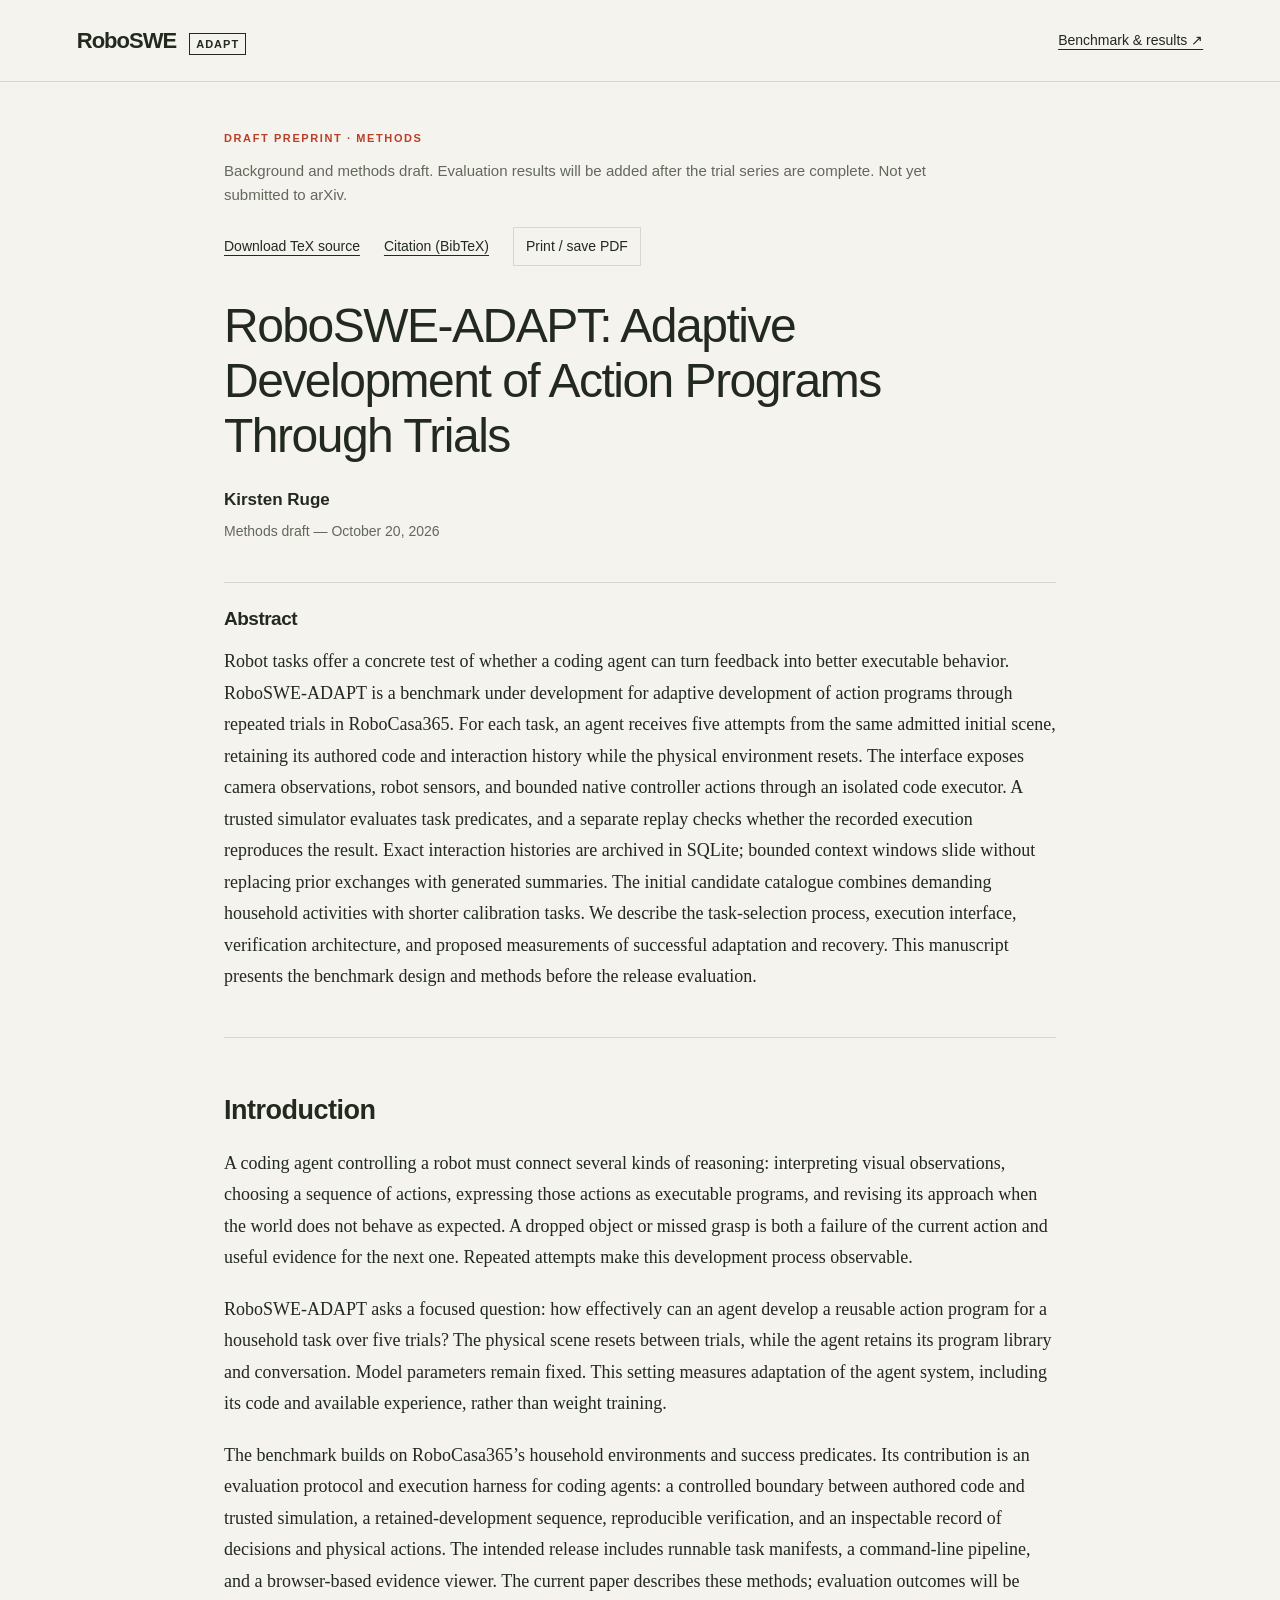
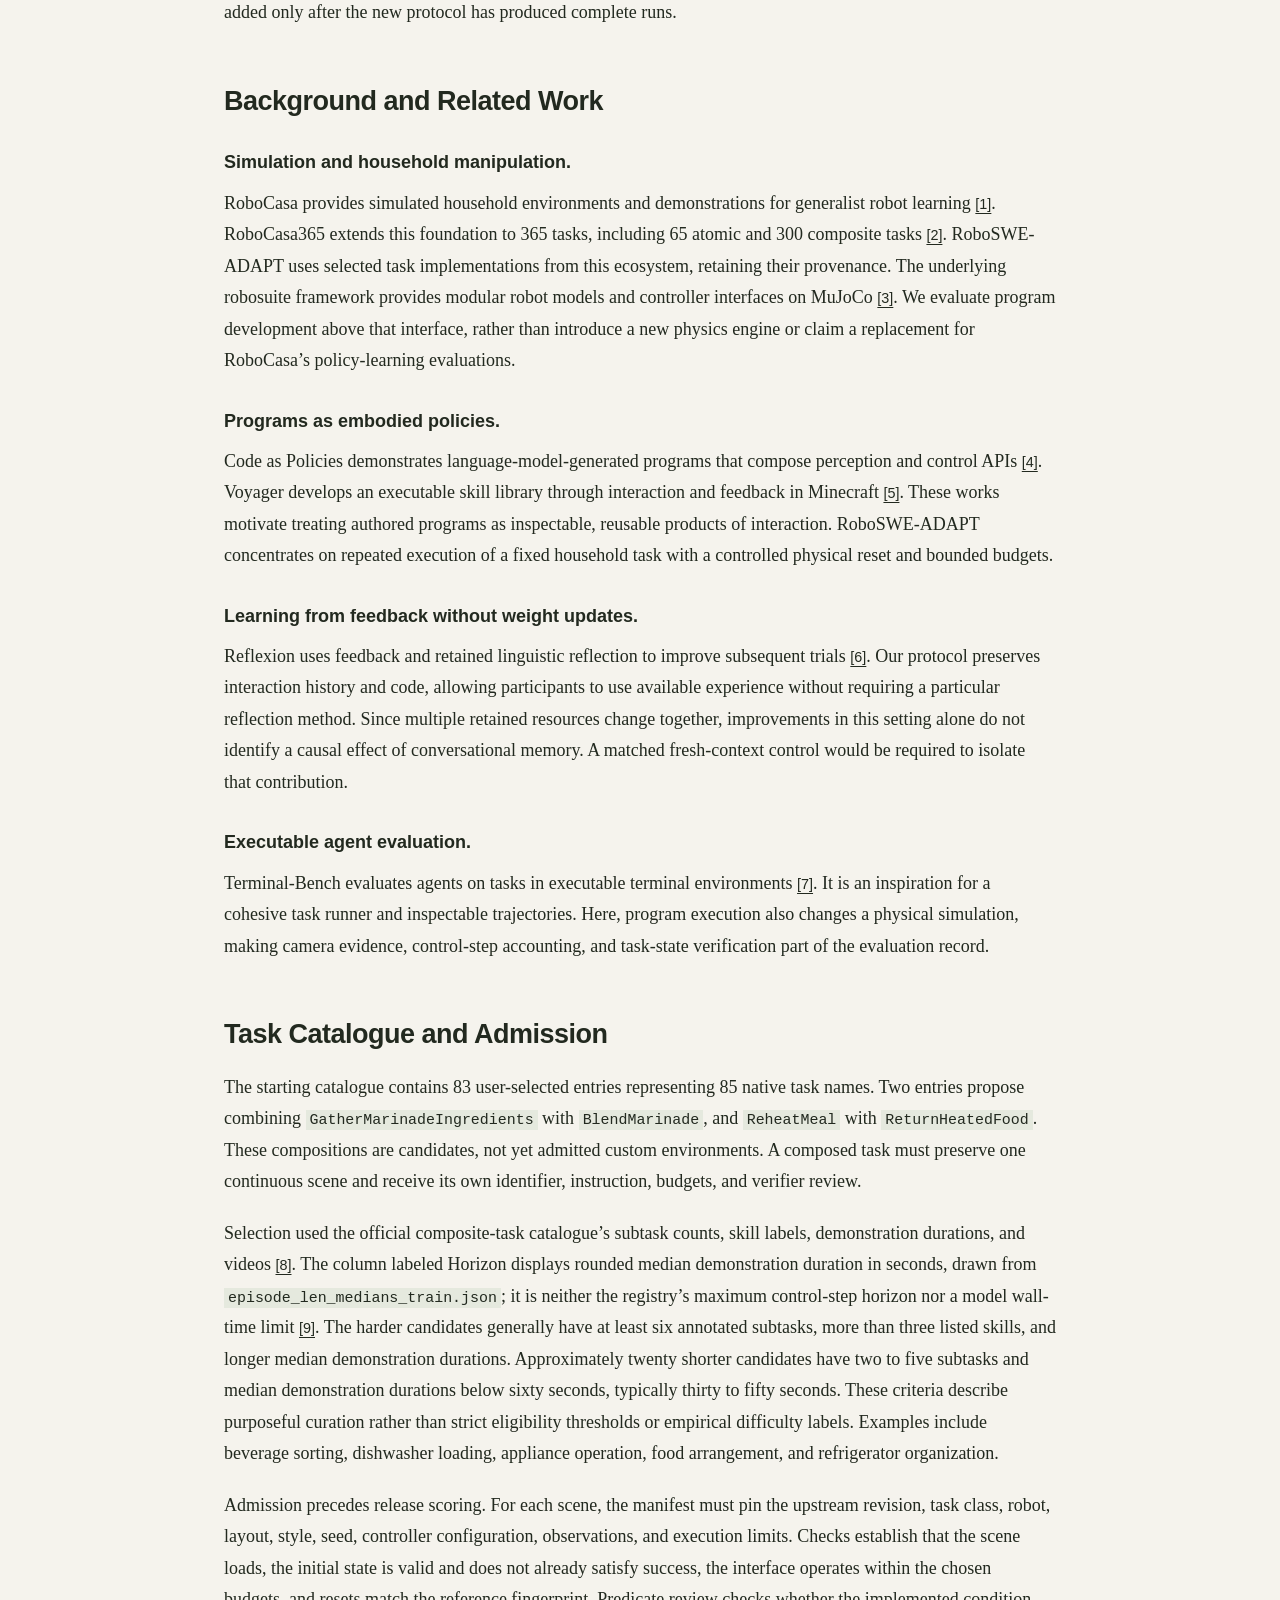
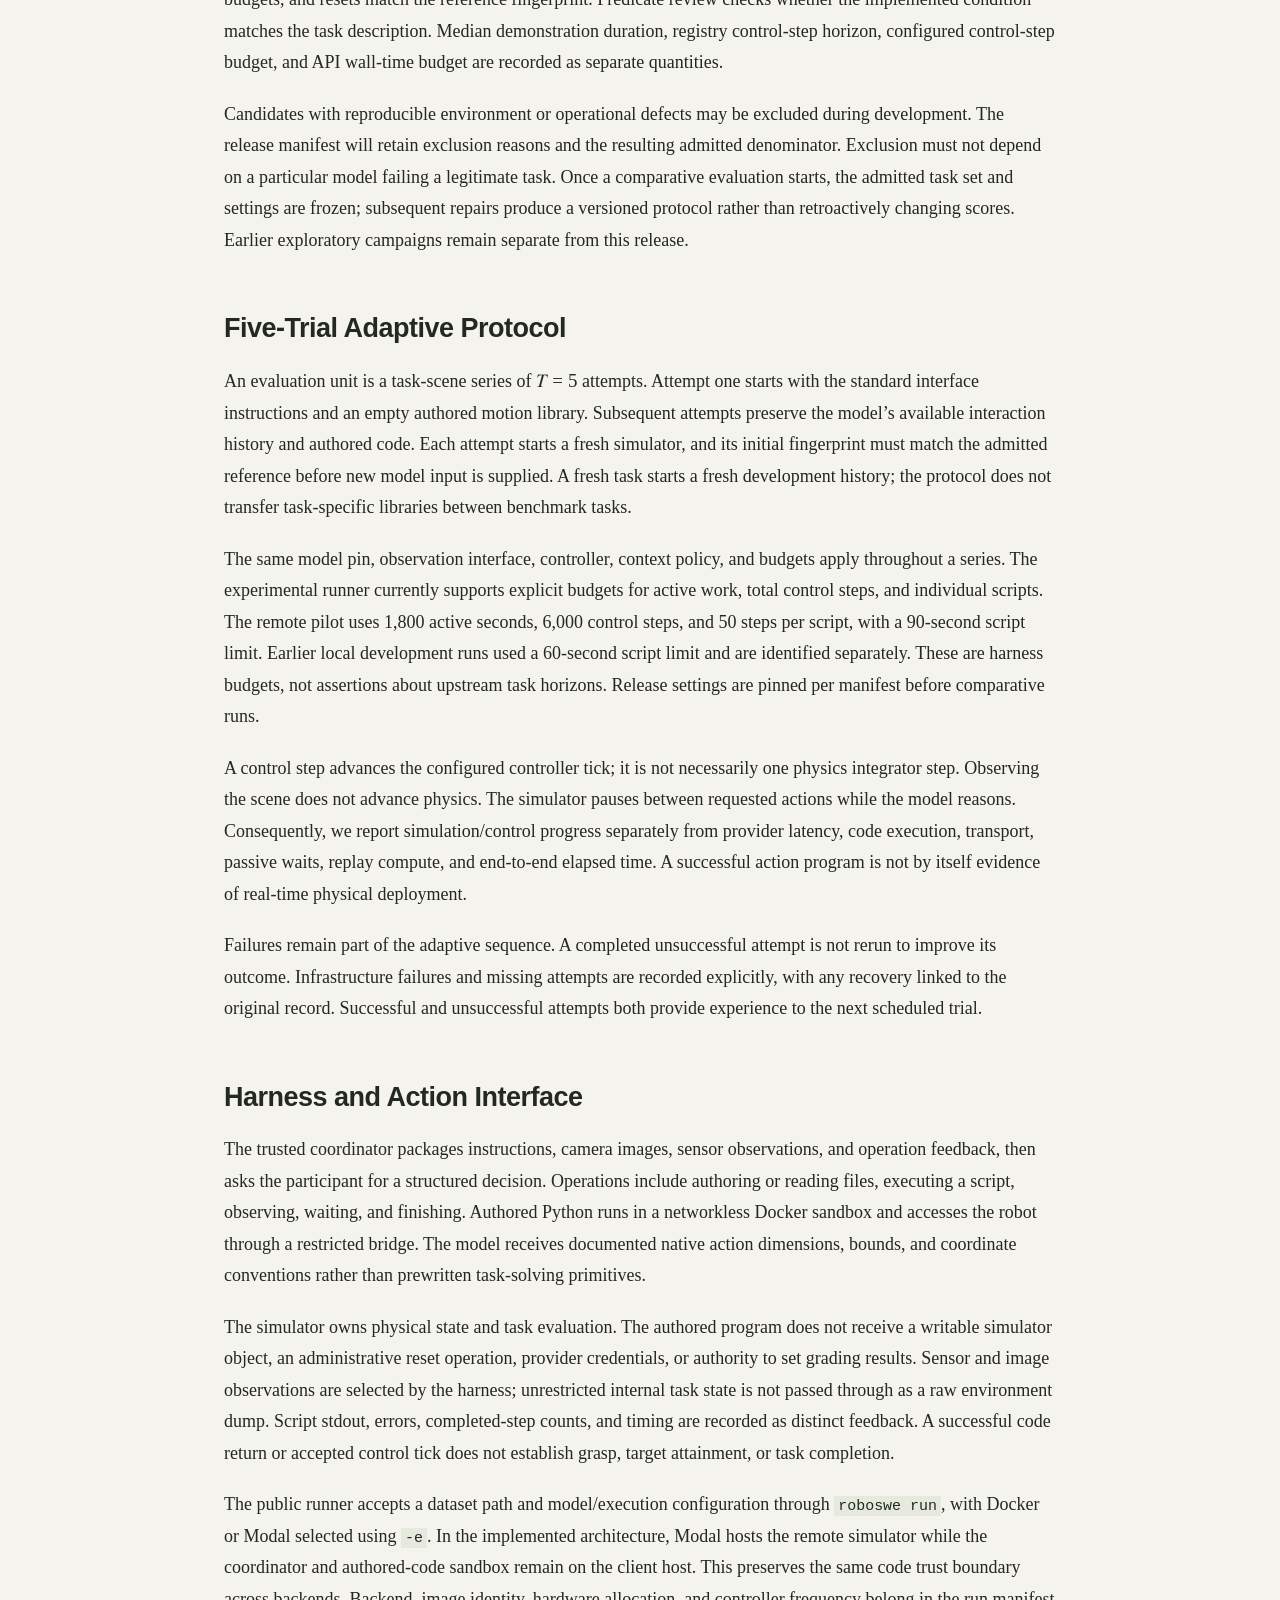
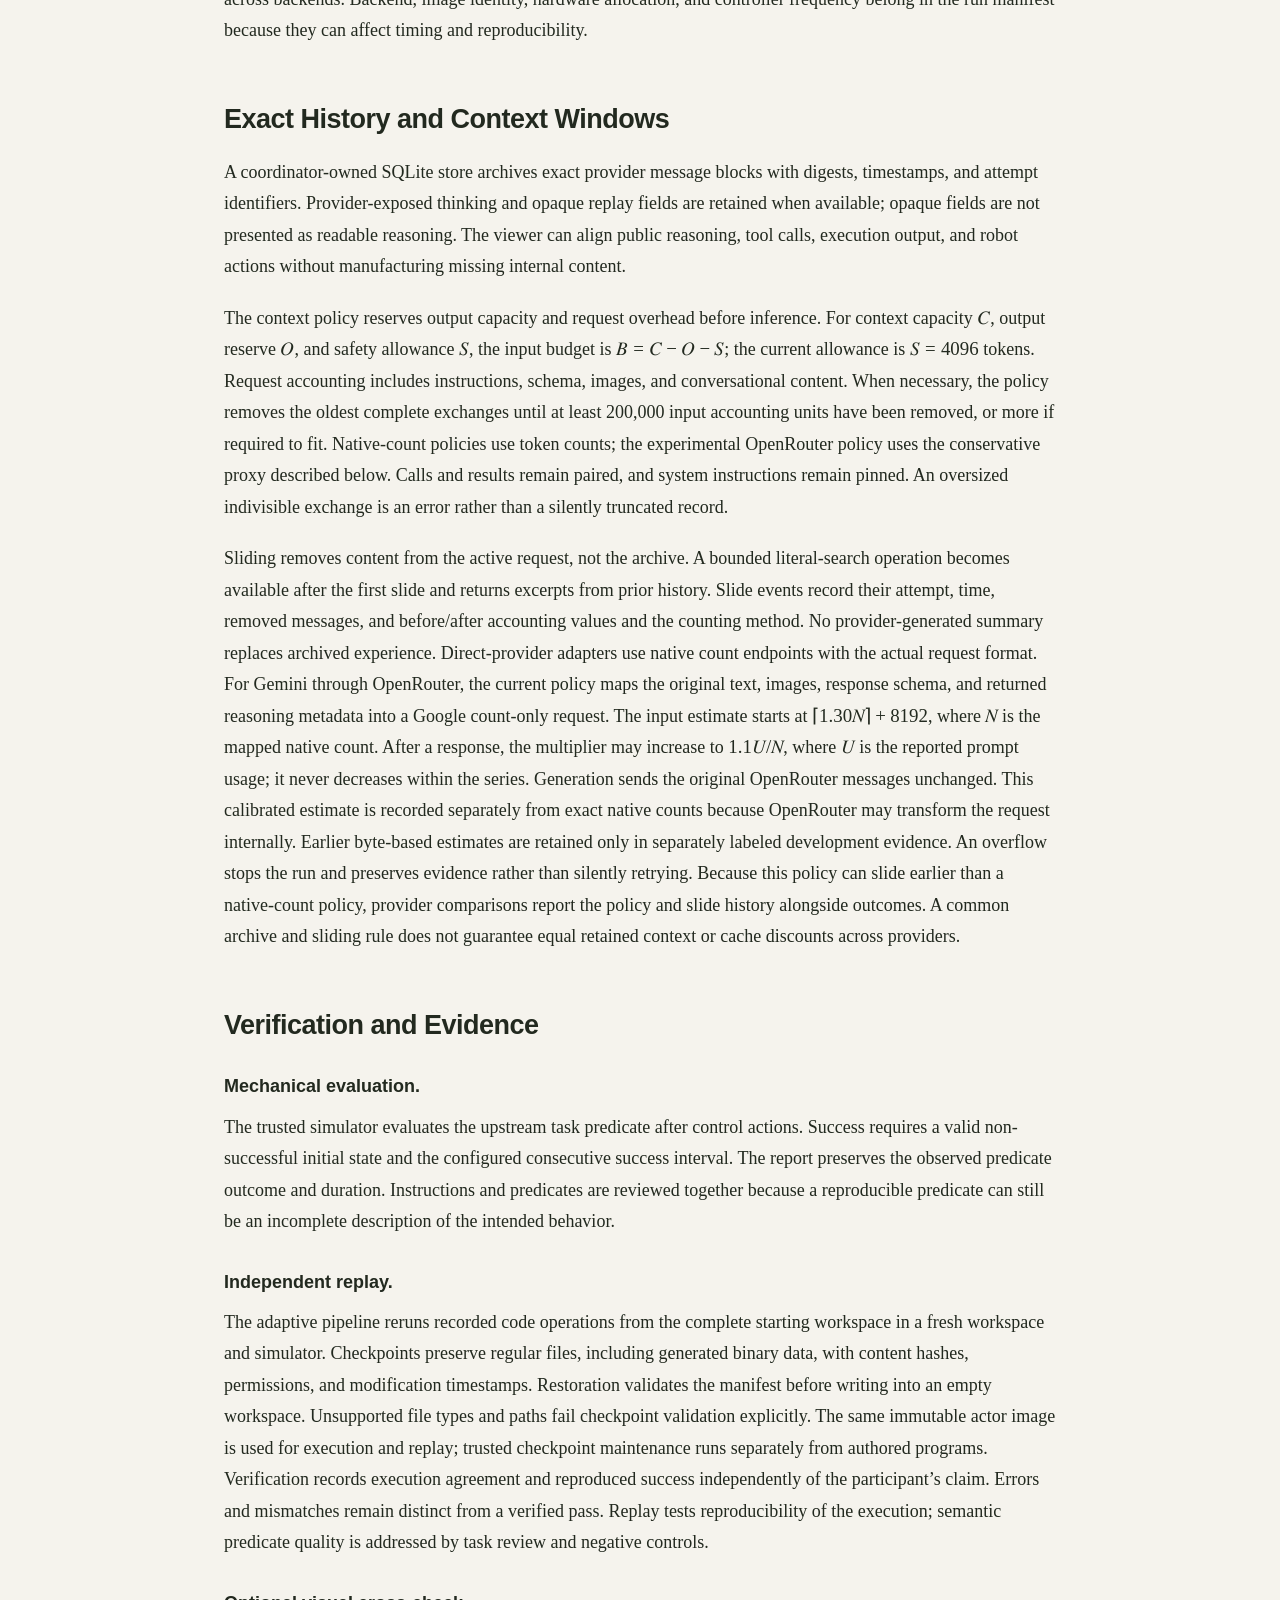
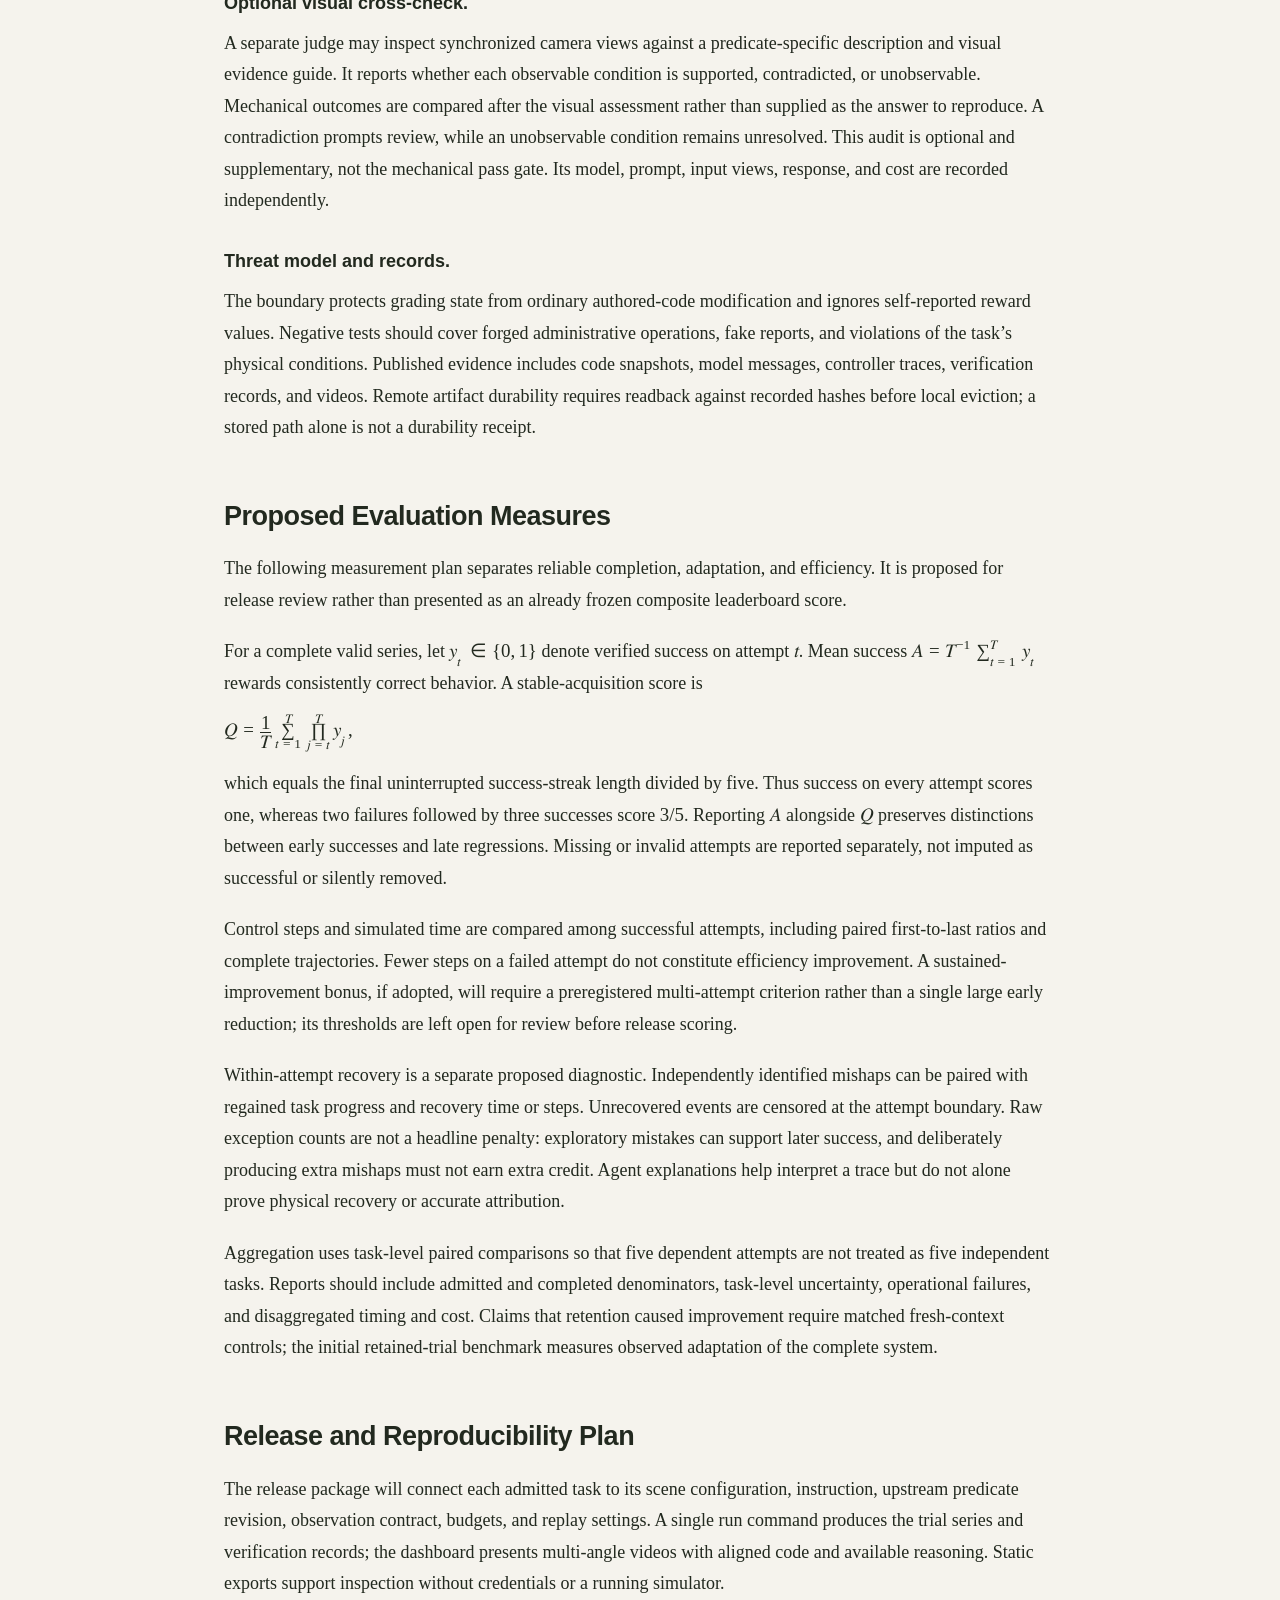
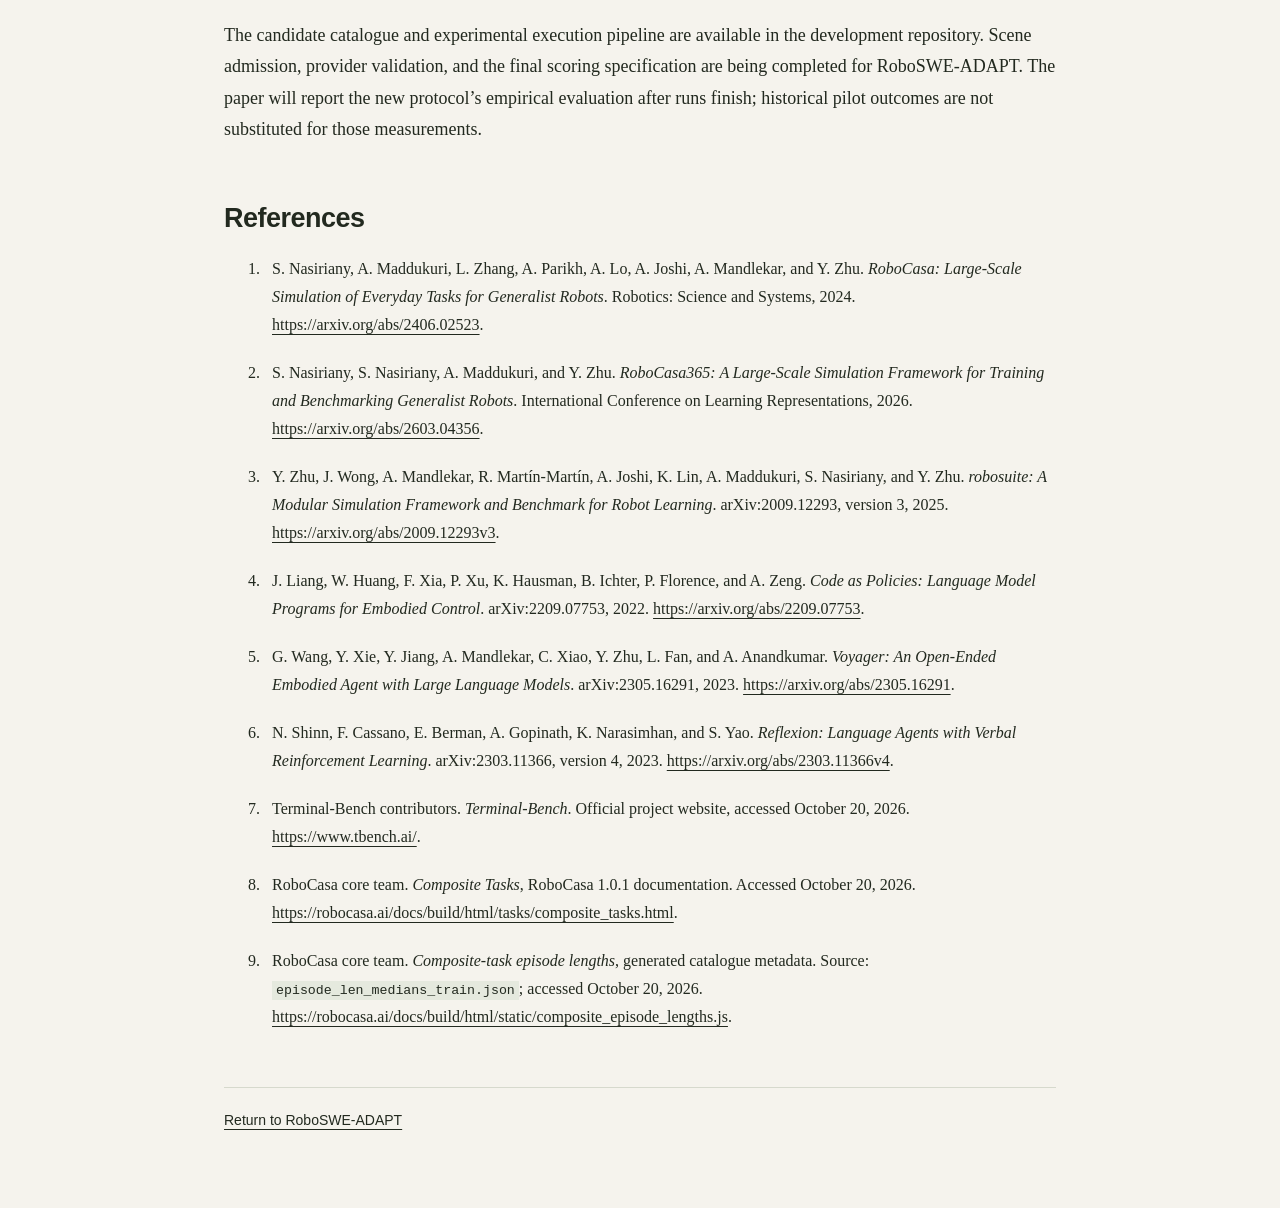
<file: website/paper/index.html>
<!doctype html><html lang="en"><head><meta charset="utf-8"><meta name="viewport" content="width=device-width,initial-scale=1"><meta name="description" content="The RoboSWE-ADAPT methods draft: background, task selection, five-trial protocol, harness, verification and proposed evaluation measures."><title>RoboSWE-ADAPT — Draft preprint</title><link rel="stylesheet" href="paper.css"></head><body><a class="skip" href="#paper">Skip to paper</a><nav class="paper-bar" aria-label="Paper navigation"><a class="brand" href="/">RoboSWE <span>ADAPT</span></a><a href="/#results">Benchmark &amp; results ↗</a></nav><main id="paper"><p class="draft-label">DRAFT PREPRINT · METHODS</p><p class="draft-note">Background and methods draft. Evaluation results will be added after the trial series are complete. Not yet submitted to arXiv.</p><div class="paper-links"><a href="source.tex" download>Download TeX source</a><a href="citation.bib" download>Citation (BibTeX)</a><button type="button" id="print-paper">Print / save PDF</button></div>
<header id="title-block-header">
<h1 class="title">RoboSWE-ADAPT: Adaptive Development of Action Programs
Through Trials</h1>
<p class="author">Kirsten Ruge</p>
<p class="date">Methods draft — October 20, 2026</p>
<div class="abstract">
<h2 class="abstract-title">Abstract</h2>
<p>Robot tasks offer a concrete test of whether a coding agent can turn
feedback into better executable behavior. RoboSWE-ADAPT is a benchmark
under development for adaptive development of action programs through
repeated trials in RoboCasa365. For each task, an agent receives five
attempts from the same admitted initial scene, retaining its authored
code and interaction history while the physical environment resets. The
interface exposes camera observations, robot sensors, and bounded native
controller actions through an isolated code executor. A trusted
simulator evaluates task predicates, and a separate replay checks
whether the recorded execution reproduces the result. Exact interaction
histories are archived in SQLite; bounded context windows slide without
replacing prior exchanges with generated summaries. The initial
candidate catalogue combines demanding household activities with shorter
calibration tasks. We describe the task-selection process, execution
interface, verification architecture, and proposed measurements of
successful adaptation and recovery. This manuscript presents the
benchmark design and methods before the release evaluation.</p>
</div>
</header>
<h2 id="introduction">Introduction</h2>
<p>A coding agent controlling a robot must connect several kinds of
reasoning: interpreting visual observations, choosing a sequence of
actions, expressing those actions as executable programs, and revising
its approach when the world does not behave as expected. A dropped
object or missed grasp is both a failure of the current action and
useful evidence for the next one. Repeated attempts make this
development process observable.</p>
<p>RoboSWE-ADAPT asks a focused question: how effectively can an agent
develop a reusable action program for a household task over five trials?
The physical scene resets between trials, while the agent retains its
program library and conversation. Model parameters remain fixed. This
setting measures adaptation of the agent system, including its code and
available experience, rather than weight training.</p>
<p>The benchmark builds on RoboCasa365’s household environments and
success predicates. Its contribution is an evaluation protocol and
execution harness for coding agents: a controlled boundary between
authored code and trusted simulation, a retained-development sequence,
reproducible verification, and an inspectable record of decisions and
physical actions. The intended release includes runnable task manifests,
a command-line pipeline, and a browser-based evidence viewer. The
current paper describes these methods; evaluation outcomes will be added
only after the new protocol has produced complete runs.</p>
<h2 id="background-and-related-work">Background and Related Work</h2>
<h3 id="simulation-and-household-manipulation.">Simulation and household
manipulation.</h3>
<p>RoboCasa provides simulated household environments and demonstrations
for generalist robot learning <span class="citation"><a href="#ref-robocasa2024" aria-label="Reference 1">[1]</a></span>. RoboCasa365 extends this foundation
to 365 tasks, including 65 atomic and 300 composite tasks <span class="citation"><a href="#ref-robocasa365" aria-label="Reference 2">[2]</a></span>. RoboSWE-ADAPT uses
selected task implementations from this ecosystem, retaining their
provenance. The underlying robosuite framework provides modular robot
models and controller interfaces on MuJoCo <span class="citation"><a href="#ref-robosuite" aria-label="Reference 3">[3]</a></span>. We evaluate program development above
that interface, rather than introduce a new physics engine or claim a
replacement for RoboCasa’s policy-learning evaluations.</p>
<h3 id="programs-as-embodied-policies.">Programs as embodied
policies.</h3>
<p>Code as Policies demonstrates language-model-generated programs that
compose perception and control APIs <span class="citation"><a href="#ref-codepolicies" aria-label="Reference 4">[4]</a></span>. Voyager develops an executable skill
library through interaction and feedback in Minecraft <span class="citation"><a href="#ref-voyager" aria-label="Reference 5">[5]</a></span>. These works motivate
treating authored programs as inspectable, reusable products of
interaction. RoboSWE-ADAPT concentrates on repeated execution of a fixed
household task with a controlled physical reset and bounded budgets.</p>
<h3 id="learning-from-feedback-without-weight-updates.">Learning from
feedback without weight updates.</h3>
<p>Reflexion uses feedback and retained linguistic reflection to improve
subsequent trials <span class="citation"><a href="#ref-reflexion" aria-label="Reference 6">[6]</a></span>.
Our protocol preserves interaction history and code, allowing
participants to use available experience without requiring a particular
reflection method. Since multiple retained resources change together,
improvements in this setting alone do not identify a causal effect of
conversational memory. A matched fresh-context control would be required
to isolate that contribution.</p>
<h3 id="executable-agent-evaluation.">Executable agent evaluation.</h3>
<p>Terminal-Bench evaluates agents on tasks in executable terminal
environments <span class="citation"><a href="#ref-terminalbench" aria-label="Reference 7">[7]</a></span>.
It is an inspiration for a cohesive task runner and inspectable
trajectories. Here, program execution also changes a physical
simulation, making camera evidence, control-step accounting, and
task-state verification part of the evaluation record.</p>
<h2 id="task-catalogue-and-admission">Task Catalogue and Admission</h2>
<p>The starting catalogue contains 83 user-selected entries representing
85 native task names. Two entries propose combining
<code>GatherMarinadeIngredients</code> with <code>BlendMarinade</code>,
and <code>ReheatMeal</code> with <code>ReturnHeatedFood</code>. These
compositions are candidates, not yet admitted custom environments. A
composed task must preserve one continuous scene and receive its own
identifier, instruction, budgets, and verifier review.</p>
<p>Selection used the official composite-task catalogue’s subtask
counts, skill labels, demonstration durations, and videos <span class="citation"><a href="#ref-taskcatalogue" aria-label="Reference 8">[8]</a></span>. The column labeled
Horizon displays rounded median demonstration duration in seconds, drawn
from <code>episode_len_medians_train.json</code>; it is neither the
registry’s maximum control-step horizon nor a model wall-time limit
<span class="citation"><a href="#ref-demodurations" aria-label="Reference 9">[9]</a></span>. The harder
candidates generally have at least six annotated subtasks, more than
three listed skills, and longer median demonstration durations.
Approximately twenty shorter candidates have two to five subtasks and
median demonstration durations below sixty seconds, typically thirty to
fifty seconds. These criteria describe purposeful curation rather than
strict eligibility thresholds or empirical difficulty labels. Examples
include beverage sorting, dishwasher loading, appliance operation, food
arrangement, and refrigerator organization.</p>
<p>Admission precedes release scoring. For each scene, the manifest must
pin the upstream revision, task class, robot, layout, style, seed,
controller configuration, observations, and execution limits. Checks
establish that the scene loads, the initial state is valid and does not
already satisfy success, the interface operates within the chosen
budgets, and resets match the reference fingerprint. Predicate review
checks whether the implemented condition matches the task description.
Median demonstration duration, registry control-step horizon, configured
control-step budget, and API wall-time budget are recorded as separate
quantities.</p>
<p>Candidates with reproducible environment or operational defects may
be excluded during development. The release manifest will retain
exclusion reasons and the resulting admitted denominator. Exclusion must
not depend on a particular model failing a legitimate task. Once a
comparative evaluation starts, the admitted task set and settings are
frozen; subsequent repairs produce a versioned protocol rather than
retroactively changing scores. Earlier exploratory campaigns remain
separate from this release.</p>
<h2 id="five-trial-adaptive-protocol">Five-Trial Adaptive Protocol</h2>
<p>An evaluation unit is a task-scene series of
<math display="inline" xmlns="http://www.w3.org/1998/Math/MathML"><semantics><mrow><mi>T</mi><mo>=</mo><mn>5</mn></mrow><annotation encoding="application/x-tex">T=5</annotation></semantics></math>
attempts. Attempt one starts with the standard interface instructions
and an empty authored motion library. Subsequent attempts preserve the
model’s available interaction history and authored code. Each attempt
starts a fresh simulator, and its initial fingerprint must match the
admitted reference before new model input is supplied. A fresh task
starts a fresh development history; the protocol does not transfer
task-specific libraries between benchmark tasks.</p>
<p>The same model pin, observation interface, controller, context
policy, and budgets apply throughout a series. The experimental runner
currently supports explicit budgets for active work, total control
steps, and individual scripts. The remote pilot uses 1,800 active
seconds, 6,000 control steps, and 50 steps per script, with a 90-second
script limit. Earlier local development runs used a 60-second script
limit and are identified separately. These are harness budgets, not
assertions about upstream task horizons. Release settings are pinned per
manifest before comparative runs.</p>
<p>A control step advances the configured controller tick; it is not
necessarily one physics integrator step. Observing the scene does not
advance physics. The simulator pauses between requested actions while
the model reasons. Consequently, we report simulation/control progress
separately from provider latency, code execution, transport, passive
waits, replay compute, and end-to-end elapsed time. A successful action
program is not by itself evidence of real-time physical deployment.</p>
<p>Failures remain part of the adaptive sequence. A completed
unsuccessful attempt is not rerun to improve its outcome. Infrastructure
failures and missing attempts are recorded explicitly, with any recovery
linked to the original record. Successful and unsuccessful attempts both
provide experience to the next scheduled trial.</p>
<h2 id="harness-and-action-interface">Harness and Action Interface</h2>
<p>The trusted coordinator packages instructions, camera images, sensor
observations, and operation feedback, then asks the participant for a
structured decision. Operations include authoring or reading files,
executing a script, observing, waiting, and finishing. Authored Python
runs in a networkless Docker sandbox and accesses the robot through a
restricted bridge. The model receives documented native action
dimensions, bounds, and coordinate conventions rather than prewritten
task-solving primitives.</p>
<p>The simulator owns physical state and task evaluation. The authored
program does not receive a writable simulator object, an administrative
reset operation, provider credentials, or authority to set grading
results. Sensor and image observations are selected by the harness;
unrestricted internal task state is not passed through as a raw
environment dump. Script stdout, errors, completed-step counts, and
timing are recorded as distinct feedback. A successful code return or
accepted control tick does not establish grasp, target attainment, or
task completion.</p>
<p>The public runner accepts a dataset path and model/execution
configuration through <code>roboswe run</code>, with Docker or Modal
selected using <code>-e</code>. In the implemented architecture, Modal
hosts the remote simulator while the coordinator and authored-code
sandbox remain on the client host. This preserves the same code trust
boundary across backends. Backend, image identity, hardware allocation,
and controller frequency belong in the run manifest because they can
affect timing and reproducibility.</p>
<h2 id="exact-history-and-context-windows">Exact History and Context
Windows</h2>
<p>A coordinator-owned SQLite store archives exact provider message
blocks with digests, timestamps, and attempt identifiers.
Provider-exposed thinking and opaque replay fields are retained when
available; opaque fields are not presented as readable reasoning. The
viewer can align public reasoning, tool calls, execution output, and
robot actions without manufacturing missing internal content.</p>
<p>The context policy reserves output capacity and request overhead
before inference. For context capacity
<math display="inline" xmlns="http://www.w3.org/1998/Math/MathML"><semantics><mi>C</mi><annotation encoding="application/x-tex">C</annotation></semantics></math>,
output reserve
<math display="inline" xmlns="http://www.w3.org/1998/Math/MathML"><semantics><mi>O</mi><annotation encoding="application/x-tex">O</annotation></semantics></math>,
and safety allowance
<math display="inline" xmlns="http://www.w3.org/1998/Math/MathML"><semantics><mi>S</mi><annotation encoding="application/x-tex">S</annotation></semantics></math>,
the input budget is
<math display="inline" xmlns="http://www.w3.org/1998/Math/MathML"><semantics><mrow><mi>B</mi><mo>=</mo><mi>C</mi><mo>−</mo><mi>O</mi><mo>−</mo><mi>S</mi></mrow><annotation encoding="application/x-tex">B=C-O-S</annotation></semantics></math>;
the current allowance is
<math display="inline" xmlns="http://www.w3.org/1998/Math/MathML"><semantics><mrow><mi>S</mi><mo>=</mo><mn>4096</mn></mrow><annotation encoding="application/x-tex">S=4096</annotation></semantics></math>
tokens. Request accounting includes instructions, schema, images, and
conversational content. When necessary, the policy removes the oldest
complete exchanges until at least 200,000 input accounting units have
been removed, or more if required to fit. Native-count policies use
token counts; the experimental OpenRouter policy uses the conservative
proxy described below. Calls and results remain paired, and system
instructions remain pinned. An oversized indivisible exchange is an
error rather than a silently truncated record.</p>
<p>Sliding removes content from the active request, not the archive. A
bounded literal-search operation becomes available after the first slide
and returns excerpts from prior history. Slide events record their
attempt, time, removed messages, and before/after accounting values and
the counting method. No provider-generated summary replaces archived
experience. Direct-provider adapters use native count endpoints with the
actual request format. For Gemini through OpenRouter, the current policy
maps the original text, images, response schema, and returned reasoning
metadata into a Google count-only request. The input estimate starts at
<math display="inline" xmlns="http://www.w3.org/1998/Math/MathML"><semantics><mrow><mo stretchy="false" form="prefix">⌈</mo><mn>1.30</mn><mi>N</mi><mo stretchy="false" form="postfix">⌉</mo><mo>+</mo><mn>8192</mn></mrow><annotation encoding="application/x-tex">\lceil 1.30 N \rceil + 8192</annotation></semantics></math>,
where
<math display="inline" xmlns="http://www.w3.org/1998/Math/MathML"><semantics><mi>N</mi><annotation encoding="application/x-tex">N</annotation></semantics></math>
is the mapped native count. After a response, the multiplier may
increase to
<math display="inline" xmlns="http://www.w3.org/1998/Math/MathML"><semantics><mrow><mn>1.1</mn><mi>U</mi><mi>/</mi><mi>N</mi></mrow><annotation encoding="application/x-tex">1.1 U/N</annotation></semantics></math>,
where
<math display="inline" xmlns="http://www.w3.org/1998/Math/MathML"><semantics><mi>U</mi><annotation encoding="application/x-tex">U</annotation></semantics></math>
is the reported prompt usage; it never decreases within the series.
Generation sends the original OpenRouter messages unchanged. This
calibrated estimate is recorded separately from exact native counts
because OpenRouter may transform the request internally. Earlier
byte-based estimates are retained only in separately labeled development
evidence. An overflow stops the run and preserves evidence rather than
silently retrying. Because this policy can slide earlier than a
native-count policy, provider comparisons report the policy and slide
history alongside outcomes. A common archive and sliding rule does not
guarantee equal retained context or cache discounts across
providers.</p>
<h2 id="verification-and-evidence">Verification and Evidence</h2>
<h3 id="mechanical-evaluation.">Mechanical evaluation.</h3>
<p>The trusted simulator evaluates the upstream task predicate after
control actions. Success requires a valid non-successful initial state
and the configured consecutive success interval. The report preserves
the observed predicate outcome and duration. Instructions and predicates
are reviewed together because a reproducible predicate can still be an
incomplete description of the intended behavior.</p>
<h3 id="independent-replay.">Independent replay.</h3>
<p>The adaptive pipeline reruns recorded code operations from the
complete starting workspace in a fresh workspace and simulator.
Checkpoints preserve regular files, including generated binary data,
with content hashes, permissions, and modification timestamps.
Restoration validates the manifest before writing into an empty
workspace. Unsupported file types and paths fail checkpoint validation
explicitly. The same immutable actor image is used for execution and
replay; trusted checkpoint maintenance runs separately from authored
programs. Verification records execution agreement and reproduced
success independently of the participant’s claim. Errors and mismatches
remain distinct from a verified pass. Replay tests reproducibility of
the execution; semantic predicate quality is addressed by task review
and negative controls.</p>
<h3 id="optional-visual-cross-check.">Optional visual cross-check.</h3>
<p>A separate judge may inspect synchronized camera views against a
predicate-specific description and visual evidence guide. It reports
whether each observable condition is supported, contradicted, or
unobservable. Mechanical outcomes are compared after the visual
assessment rather than supplied as the answer to reproduce. A
contradiction prompts review, while an unobservable condition remains
unresolved. This audit is optional and supplementary, not the mechanical
pass gate. Its model, prompt, input views, response, and cost are
recorded independently.</p>
<h3 id="threat-model-and-records.">Threat model and records.</h3>
<p>The boundary protects grading state from ordinary authored-code
modification and ignores self-reported reward values. Negative tests
should cover forged administrative operations, fake reports, and
violations of the task’s physical conditions. Published evidence
includes code snapshots, model messages, controller traces, verification
records, and videos. Remote artifact durability requires readback
against recorded hashes before local eviction; a stored path alone is
not a durability receipt.</p>
<h2 id="proposed-evaluation-measures">Proposed Evaluation Measures</h2>
<p>The following measurement plan separates reliable completion,
adaptation, and efficiency. It is proposed for release review rather
than presented as an already frozen composite leaderboard score.</p>
<p>For a complete valid series, let
<math display="inline" xmlns="http://www.w3.org/1998/Math/MathML"><semantics><mrow><msub><mi>y</mi><mi>t</mi></msub><mo>∈</mo><mo stretchy="false" form="prefix">{</mo><mn>0</mn><mo>,</mo><mn>1</mn><mo stretchy="false" form="postfix">}</mo></mrow><annotation encoding="application/x-tex">y_t\in\{0,1\}</annotation></semantics></math>
denote verified success on attempt
<math display="inline" xmlns="http://www.w3.org/1998/Math/MathML"><semantics><mi>t</mi><annotation encoding="application/x-tex">t</annotation></semantics></math>.
Mean success
<math display="inline" xmlns="http://www.w3.org/1998/Math/MathML"><semantics><mrow><mi>A</mi><mo>=</mo><msup><mi>T</mi><mrow><mi>−</mi><mn>1</mn></mrow></msup><msubsup><mo>∑</mo><mrow><mi>t</mi><mo>=</mo><mn>1</mn></mrow><mi>T</mi></msubsup><msub><mi>y</mi><mi>t</mi></msub></mrow><annotation encoding="application/x-tex">A=T^{-1}\sum_{t=1}^{T}y_t</annotation></semantics></math>
rewards consistently correct behavior. A stable-acquisition score is
<math display="block" xmlns="http://www.w3.org/1998/Math/MathML"><semantics><mrow><mi>Q</mi><mo>=</mo><mfrac><mn>1</mn><mi>T</mi></mfrac><munderover><mo>∑</mo><mrow><mi>t</mi><mo>=</mo><mn>1</mn></mrow><mi>T</mi></munderover><munderover><mo>∏</mo><mrow><mi>j</mi><mo>=</mo><mi>t</mi></mrow><mi>T</mi></munderover><msub><mi>y</mi><mi>j</mi></msub><mo>,</mo></mrow><annotation encoding="application/x-tex">Q=\frac{1}{T}\sum_{t=1}^{T}\prod_{j=t}^{T}y_j,</annotation></semantics></math>
which equals the final uninterrupted success-streak length divided by
five. Thus success on every attempt scores one, whereas two failures
followed by three successes score
<math display="inline" xmlns="http://www.w3.org/1998/Math/MathML"><semantics><mrow><mn>3</mn><mi>/</mi><mn>5</mn></mrow><annotation encoding="application/x-tex">3/5</annotation></semantics></math>.
Reporting
<math display="inline" xmlns="http://www.w3.org/1998/Math/MathML"><semantics><mi>A</mi><annotation encoding="application/x-tex">A</annotation></semantics></math>
alongside
<math display="inline" xmlns="http://www.w3.org/1998/Math/MathML"><semantics><mi>Q</mi><annotation encoding="application/x-tex">Q</annotation></semantics></math>
preserves distinctions between early successes and late regressions.
Missing or invalid attempts are reported separately, not imputed as
successful or silently removed.</p>
<p>Control steps and simulated time are compared among successful
attempts, including paired first-to-last ratios and complete
trajectories. Fewer steps on a failed attempt do not constitute
efficiency improvement. A sustained-improvement bonus, if adopted, will
require a preregistered multi-attempt criterion rather than a single
large early reduction; its thresholds are left open for review before
release scoring.</p>
<p>Within-attempt recovery is a separate proposed diagnostic.
Independently identified mishaps can be paired with regained task
progress and recovery time or steps. Unrecovered events are censored at
the attempt boundary. Raw exception counts are not a headline penalty:
exploratory mistakes can support later success, and deliberately
producing extra mishaps must not earn extra credit. Agent explanations
help interpret a trace but do not alone prove physical recovery or
accurate attribution.</p>
<p>Aggregation uses task-level paired comparisons so that five dependent
attempts are not treated as five independent tasks. Reports should
include admitted and completed denominators, task-level uncertainty,
operational failures, and disaggregated timing and cost. Claims that
retention caused improvement require matched fresh-context controls; the
initial retained-trial benchmark measures observed adaptation of the
complete system.</p>
<h2 id="release-and-reproducibility-plan">Release and Reproducibility
Plan</h2>
<p>The release package will connect each admitted task to its scene
configuration, instruction, upstream predicate revision, observation
contract, budgets, and replay settings. A single run command produces
the trial series and verification records; the dashboard presents
multi-angle videos with aligned code and available reasoning. Static
exports support inspection without credentials or a running
simulator.</p>
<p>The candidate catalogue and experimental execution pipeline are
available in the development repository. Scene admission, provider
validation, and the final scoring specification are being completed for
RoboSWE-ADAPT. The paper will report the new protocol’s empirical
evaluation after runs finish; historical pilot outcomes are not
substituted for those measurements.</p>
<section id="references"><h2>References</h2><ol><li id="ref-robocasa2024"><p>S. Nasiriany, A. Maddukuri, L. Zhang, A. Parikh, A. Lo, A. Joshi, A.
Mandlekar, and Y. Zhu. <em>RoboCasa: Large-Scale Simulation of Everyday
Tasks for Generalist Robots</em>. Robotics: Science and Systems, 2024.
<a href="https://arxiv.org/abs/2406.02523"
class="uri">https://arxiv.org/abs/2406.02523</a>.</p>
</li><li id="ref-robocasa365"><p>S. Nasiriany, S. Nasiriany, A. Maddukuri, and Y. Zhu.
<em>RoboCasa365: A Large-Scale Simulation Framework for Training and
Benchmarking Generalist Robots</em>. International Conference on
Learning Representations, 2026. <a
href="https://arxiv.org/abs/2603.04356"
class="uri">https://arxiv.org/abs/2603.04356</a>.</p>
</li><li id="ref-robosuite"><p>Y. Zhu, J. Wong, A. Mandlekar, R. Martín-Martín, A. Joshi, K. Lin, A.
Maddukuri, S. Nasiriany, and Y. Zhu. <em>robosuite: A Modular Simulation
Framework and Benchmark for Robot Learning</em>. arXiv:2009.12293,
version 3, 2025. <a href="https://arxiv.org/abs/2009.12293v3"
class="uri">https://arxiv.org/abs/2009.12293v3</a>.</p>
</li><li id="ref-codepolicies"><p>J. Liang, W. Huang, F. Xia, P. Xu, K. Hausman, B. Ichter, P.
Florence, and A. Zeng. <em>Code as Policies: Language Model Programs for
Embodied Control</em>. arXiv:2209.07753, 2022. <a
href="https://arxiv.org/abs/2209.07753"
class="uri">https://arxiv.org/abs/2209.07753</a>.</p>
</li><li id="ref-voyager"><p>G. Wang, Y. Xie, Y. Jiang, A. Mandlekar, C. Xiao, Y. Zhu, L. Fan, and
A. Anandkumar. <em>Voyager: An Open-Ended Embodied Agent with Large
Language Models</em>. arXiv:2305.16291, 2023. <a
href="https://arxiv.org/abs/2305.16291"
class="uri">https://arxiv.org/abs/2305.16291</a>.</p>
</li><li id="ref-reflexion"><p>N. Shinn, F. Cassano, E. Berman, A. Gopinath, K. Narasimhan, and S.
Yao. <em>Reflexion: Language Agents with Verbal Reinforcement
Learning</em>. arXiv:2303.11366, version 4, 2023. <a
href="https://arxiv.org/abs/2303.11366v4"
class="uri">https://arxiv.org/abs/2303.11366v4</a>.</p>
</li><li id="ref-terminalbench"><p>Terminal-Bench contributors. <em>Terminal-Bench</em>. Official
project website, accessed October 20, 2026. <a
href="https://www.tbench.ai/"
class="uri">https://www.tbench.ai/</a>.</p>
</li><li id="ref-taskcatalogue"><p>RoboCasa core team. <em>Composite Tasks</em>, RoboCasa 1.0.1
documentation. Accessed October 20, 2026. <a
href="https://robocasa.ai/docs/build/html/tasks/composite_tasks.html"
class="uri">https://robocasa.ai/docs/build/html/tasks/composite_tasks.html</a>.</p>
</li><li id="ref-demodurations"><p>RoboCasa core team. <em>Composite-task episode lengths</em>,
generated catalogue metadata. Source:
<code>episode_len_medians_train.json</code>; accessed October 20, 2026.
<a
href="https://robocasa.ai/docs/build/html/static/composite_episode_lengths.js"
class="uri">https://robocasa.ai/docs/build/html/static/composite_episode_lengths.js</a>.</p>
</li></ol></section><footer><a href="/">Return to RoboSWE-ADAPT</a></footer></main><script src="paper.js" defer></script></body></html>
</file>
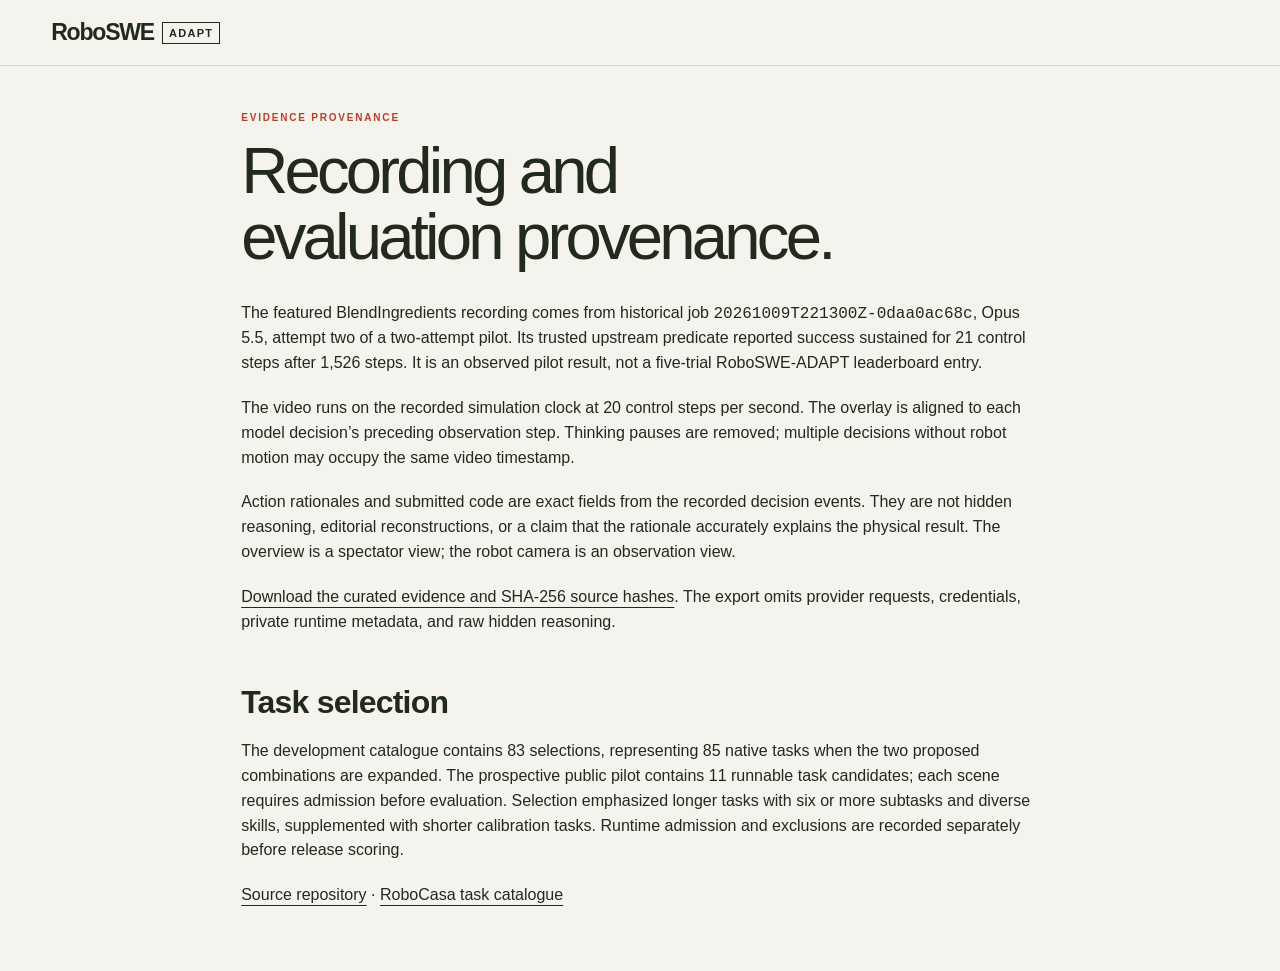
<file: website/provenance.html>
<!doctype html><html lang="en"><head><meta charset="utf-8"><meta name="viewport" content="width=device-width,initial-scale=1"><title>Evidence provenance · RoboSWE-ADAPT</title><link rel="stylesheet" href="style.css"></head><body><header><a class="brand" href="/">RoboSWE<span>ADAPT</span></a></header><main><section style="max-width:900px"><p class="eyebrow">Evidence provenance</p><h1>Recording and<br>evaluation provenance.</h1><p>The featured BlendIngredients recording comes from historical job <code>20261009T221300Z-0daa0ac68c</code>, Opus 5.5, attempt two of a two-attempt pilot. Its trusted upstream predicate reported success sustained for 21 control steps after 1,526 steps. It is an observed pilot result, not a five-trial RoboSWE-ADAPT leaderboard entry.</p><p>The video runs on the recorded simulation clock at 20 control steps per second. The overlay is aligned to each model decision’s preceding observation step. Thinking pauses are removed; multiple decisions without robot motion may occupy the same video timestamp.</p><p>Action rationales and submitted code are exact fields from the recorded decision events. They are not hidden reasoning, editorial reconstructions, or a claim that the rationale accurately explains the physical result. The overview is a spectator view; the robot camera is an observation view.</p><p><a href="assets/blender-evidence.json">Download the curated evidence and SHA-256 source hashes</a>. The export omits provider requests, credentials, private runtime metadata, and raw hidden reasoning.</p><h2 style="margin-top:50px">Task selection</h2><p>The development catalogue contains 83 selections, representing 85 native tasks when the two proposed combinations are expanded. The prospective public pilot contains 11 runnable task candidates; each scene requires admission before evaluation. Selection emphasized longer tasks with six or more subtasks and diverse skills, supplemented with shorter calibration tasks. Runtime admission and exclusions are recorded separately before release scoring.</p><p><a href="https://github.com/reinainblood/RoboSWE-ADAPT">Source repository</a> · <a href="https://robocasa.ai/docs/build/html/tasks/composite_tasks.html">RoboCasa task catalogue</a></p></section></main></body></html>
</file>
<file: website/paper/paper.css>
:root{--paper:#f5f3ed;--ink:#22291f;--muted:#62685c;--line:#d6d9cd;--accent:#b83f28;--pale:#e5e9de}*{box-sizing:border-box}html{scroll-behavior:smooth}body{margin:0;background:var(--paper);color:var(--ink);font:18px/1.75 Georgia,serif}a{color:inherit;text-underline-offset:4px}a:hover{color:var(--accent)}a,button{outline-offset:5px}.paper-bar{display:flex;justify-content:space-between;gap:24px;align-items:center;padding:24px 6%;border-bottom:1px solid var(--line);font:14px/1.5 Arial,sans-serif}.brand{font-size:22px;font-weight:800;text-decoration:none;letter-spacing:-1px}.brand span{font-size:11px;letter-spacing:1px;border:1px solid var(--ink);padding:4px 6px;margin-left:8px}main{max-width:52rem;width:calc(100% - 48px);margin:48px auto 80px}header{display:block}.title{font:500 clamp(30px,4vw,48px)/1.15 Arial,sans-serif;letter-spacing:-1.5px;margin:32px 0 24px}.author{font:600 17px/1.5 Arial,sans-serif;margin:0}.date{font:14px/1.5 Arial,sans-serif;color:var(--muted);margin:8px 0 40px}.draft-label{font:700 11px/1.5 Arial,sans-serif;letter-spacing:1.6px;color:var(--accent);margin:0 0 12px}.draft-note{font:15px/1.6 Arial,sans-serif;color:var(--muted);max-width:44rem}.paper-links{display:flex;gap:24px;flex-wrap:wrap;align-items:center;font:14px/1.5 Arial,sans-serif}.paper-links button{font:inherit;background:none;border:1px solid var(--line);color:var(--ink);padding:8px 12px;cursor:pointer}.paper-links button:hover{border-color:var(--ink)}h2{font:600 27px/1.25 Arial,sans-serif;letter-spacing:-.5px;margin:56px 0 20px}h3{font:600 18px/1.4 Arial,sans-serif;margin:32px 0 12px}.abstract{border-top:1px solid var(--line);border-bottom:1px solid var(--line);padding:24px 0;margin:32px 0}.abstract h2{font-size:19px;margin:0 0 16px}p{margin:0 0 20px}code{font: .83em/1.6 ui-monospace,monospace;background:var(--pale);padding:2px 4px;overflow-wrap:anywhere}math[display=block]{display:block;overflow-x:auto;padding:16px 0}math{font-size:1.05em}.citation{font: .8em Arial,sans-serif}#references{font-size:16px;overflow-wrap:anywhere}#references li{padding-left:8px;margin:0 0 20px}#references p{margin:0}footer{margin-top:56px;padding-top:24px;border-top:1px solid var(--line);font:14px Arial,sans-serif}.skip{position:absolute;top:-60px;left:16px;padding:8px;background:var(--ink);color:white;z-index:2}.skip:focus{top:8px}@media(max-width:600px){body{font-size:17px}.paper-bar{padding:20px 24px;align-items:start}.paper-bar>a:last-child{font-size:12px;max-width:110px}main{margin-top:32px}.title{letter-spacing:-1px}h2{font-size:24px;margin-top:40px}}@media print{@page{size:A4;margin:22mm}body{background:white;color:black;font-size:10.5pt;line-height:1.5}.paper-bar,.paper-links,.skip,footer{display:none}main{width:100%;max-width:none;margin:0}.title{font-size:24pt}h2{font-size:15pt;break-after:avoid}h3{font-size:11pt;break-after:avoid}.draft-note{font-size:9pt}.abstract{padding:12px 0}a{color:black;text-decoration:none}math[display=block]{overflow:visible}#references{font-size:9pt}}
</file>
<file: website/style.css>
:root{--paper:#f5f3ed;--ink:#22291f;--muted:#62685c;--line:#d6d9cd;--accent:#b83f28;--pale:#e5e9de}*{box-sizing:border-box}html{scroll-behavior:smooth;scroll-padding-top:90px}body{margin:0;background:var(--paper);color:var(--ink);font-family:Arial,Helvetica,sans-serif;font-size:16px;line-height:1.55}a{color:inherit;text-underline-offset:5px}button,input{font:inherit}button,a,input{outline-offset:5px}button{cursor:pointer}header{height:94px;display:flex;align-items:center;justify-content:space-between;max-width:1440px;margin:auto;padding:0 5%}.brand{font-size:23px;font-weight:800;letter-spacing:-1.2px;text-decoration:none;white-space:nowrap}.brand span{margin-left:8px;font-size:11px;letter-spacing:1.3px;vertical-align:middle;border:1px solid var(--ink);padding:4px 6px}nav{display:flex;gap:28px;font-size:13px}nav a{text-decoration:none}nav a:hover{color:var(--accent)}main>section{padding:100px 6%;max-width:1600px;margin:auto}.hero{display:grid;grid-template-columns:1fr 1.08fr;gap:50px;padding-top:70px;padding-bottom:90px;align-items:center}.eyebrow{font-size:11px;font-weight:700;letter-spacing:1.8px;text-transform:uppercase;margin:0 0 25px;color:var(--accent)}h1,h2{font-weight:500;letter-spacing:-3.8px;line-height:1.02;margin:0 0 30px}h1{font-size:clamp(48px,5.1vw,80px)}h2{font-size:clamp(38px,4vw,64px)}em{font-family:Georgia,serif;font-weight:400}p{margin:0 0 20px}.intro{font-size:20px;line-height:1.55;color:var(--muted)}.hero-links{display:flex;gap:24px;align-items:center;margin:32px 0}.button{display:inline-flex;align-items:center;gap:25px;background:var(--ink);color:white;border:1px solid var(--ink);padding:15px 20px;text-decoration:none;font-size:13px;font-weight:600}.button:hover{background:var(--accent);border-color:var(--accent)}.text-link{font-size:13px}.expansion{font-size:11px;max-width:300px;color:var(--muted);letter-spacing:.4px}.hero-visual{position:relative;margin:0;background:var(--pale);padding:18px 18px 0;transform:rotate(1deg)}.hero-visual video{width:100%;display:block;aspect-ratio:4/3;object-fit:cover}.hero-visual figcaption{display:flex;justify-content:space-between;padding:14px 0;font-size:10px;text-transform:uppercase;letter-spacing:1px}.video-toggle{position:absolute;bottom:64px;left:32px;background:var(--paper);border:0;padding:10px 16px;font-size:12px}.thesis{border-top:1px solid var(--line);display:grid;grid-template-columns:.6fr 1.3fr 1fr;gap:40px;align-items:start}.thesis>p{font-size:13px;color:var(--accent)}.thesis h2{font-size:48px}.thesis>div{color:var(--muted);max-width:390px}.experiment{background:#e8eade}.section-head{display:flex;justify-content:space-between;gap:50px;align-items:end;margin-bottom:35px}.section-head>p{max-width:380px;color:var(--muted)}.evidence-player{display:grid;grid-template-columns:1.6fr 1fr;background:var(--paper);border:1px solid #c5cabb}.footage{position:relative;background:#151a16;min-width:0}.footage video{width:100%;display:block;aspect-ratio:4/3}.overlay{position:absolute;top:18px;left:18px;background:#f5f3edf2;display:flex;flex-direction:column;padding:10px 14px;max-width:80%;font-size:12px;pointer-events:none}.overlay span{font-family:monospace;font-size:10px;color:var(--muted)}.view-switch{display:flex;gap:8px;padding:12px}.view-switch button{background:transparent;color:#ddd;border:1px solid #72796c;padding:6px 12px;font-size:12px}.view-switch button.active{background:var(--paper);color:var(--ink)}.trace{padding:26px;display:flex;flex-direction:column;min-width:0}.trace-title{display:flex;justify-content:space-between;font:10px monospace;color:var(--accent);letter-spacing:1px}.trace h3{font-size:13px;margin:30px 0 12px}.trace p{font-family:Georgia,serif;font-size:20px;line-height:1.4;min-height:85px;max-height:140px;overflow:auto}.trace details{margin-top:10px}.trace summary{font-size:11px;text-transform:uppercase;letter-spacing:1px;cursor:pointer}.trace pre{font-size:11px;white-space:pre-wrap;overflow-wrap:anywhere;max-height:190px;overflow:auto;background:#e9eadd;padding:15px;line-height:1.6}.trace-foot{font-size:10px;color:var(--muted);margin-top:auto;padding-top:14px}.demo-caption{display:flex;justify-content:space-between;gap:20px;margin-top:23px;font-size:13px}.demo-caption p{font-size:12px;margin-top:5px}.demo-caption a{white-space:nowrap}.small{font-size:12px;color:var(--muted);max-width:850px}.trials h2{max-width:800px}.trial-tabs{display:grid;grid-template-columns:repeat(5,1fr);margin-top:50px;border-top:1px solid var(--line)}.trial-tabs button{border:0;border-bottom:2px solid var(--line);background:transparent;padding:22px;text-align:left;font-family:Georgia,serif;font-size:30px;color:var(--muted)}.trial-tabs span{font-family:Arial,sans-serif;display:block;font-size:12px;margin-top:8px}.trial-tabs [aria-selected=true]{color:var(--accent);border-bottom-color:var(--accent);background:#ede7dc}.trial-description{display:grid;grid-template-columns:1fr 1.5fr;gap:60px;padding:30px 0;min-height:140px}.trial-description strong{font-size:20px;font-weight:500}.trial-description p{color:var(--muted);max-width:620px}.method-grid{display:grid;grid-template-columns:repeat(3,1fr);gap:65px;margin-top:65px}.method-grid h3{font-size:20px;font-weight:500}.method-grid p{font-size:14px;color:var(--muted)}.method-number{font-family:Georgia,serif;font-size:40px;color:var(--accent)}.measurement{background:var(--ink);color:var(--paper);display:grid;grid-template-columns:1fr 1fr;gap:30px 70px}.measurement .eyebrow{grid-column:1/-1;color:#e8b494}.measurement .small{grid-column:1/-1;color:#bfc6b4}.measures{display:grid;grid-template-columns:1fr 1fr;gap:25px}.measures h3{font-size:17px;font-weight:500;margin-top:0}.measures p{font-size:14px;color:#bec5b5}.task-toolbar{display:flex;gap:22px;align-items:center;border-bottom:1px solid var(--line);padding:20px 0;font-size:12px}.task-toolbar input{border:1px solid var(--line);padding:12px 16px;background:transparent;min-width:260px;margin-left:auto}.task-list{display:grid;grid-template-columns:repeat(3,1fr);gap:0 32px;margin:20px 0 25px}.task{padding:17px 0;border-bottom:1px solid var(--line);font-size:14px;text-decoration:none;display:flex;justify-content:space-between;gap:12px}.task:hover{color:var(--accent)}.task span{font-size:10px;color:var(--muted)}.secondary{background:transparent;color:var(--ink);margin-bottom:25px}.get-started{background:#e8eade;display:grid;grid-template-columns:1fr 1fr;gap:80px}.get-started p:not(.eyebrow){max-width:450px;color:var(--muted)}.terminal{align-self:center;background:var(--paper);border:1px solid #c5cabb;padding:25px}.terminal>div{font:10px monospace;letter-spacing:2px;border-bottom:1px solid var(--line);padding-bottom:18px}.terminal pre{font-size:13px;line-height:1.8;white-space:pre-wrap}.terminal pre span{color:var(--muted)}.terminal a{font-size:12px}footer{padding:50px 6%;display:flex;align-items:center;gap:40px;font-size:11px}footer p{margin:0;max-width:240px;color:var(--muted)}footer>div{margin-left:auto;display:flex;gap:25px}.skip{position:absolute;top:-100px}.skip:focus{top:0;background:white;z-index:100;padding:10px}@media(max-width:1000px){.hero{gap:25px}h1,h2{letter-spacing:-2px}.thesis{grid-template-columns:1fr 1fr}.thesis>p{grid-column:1/-1}.evidence-player{grid-template-columns:1.3fr 1fr}.trace{padding:18px}.trace p{font-size:17px}.method-grid{gap:25px}.get-started{gap:35px}}@media(max-width:700px){header{height:auto;padding:22px 6%;flex-wrap:wrap;gap:20px}nav{gap:18px;font-size:11px}.brand{font-size:21px}main>section{padding:60px 6%}.hero,.thesis,.evidence-player,.measurement,.get-started{grid-template-columns:1fr}.hero{gap:35px}.hero h1{font-size:54px}.hero-visual{transform:none}.section-head{display:block}.section-head>p{max-width:none}.thesis h2{font-size:44px}.trace p{max-height:none;min-height:70px}.trace pre{max-height:150px}.demo-caption{display:block}.trial-tabs button{font-size:24px;padding:14px 8px}.trial-description{grid-template-columns:1fr;gap:15px}.method-grid{grid-template-columns:1fr;gap:25px}.method-grid article{max-width:450px}.task-toolbar{flex-wrap:wrap}.task-toolbar input{margin:0;width:100%;min-width:0}.task-list{grid-template-columns:1fr 1fr;gap:0 20px}.task{font-size:12px;overflow-wrap:anywhere}.hero-links{gap:15px}footer{flex-wrap:wrap;gap:20px}footer>div{margin:0;flex-wrap:wrap}.measurement .eyebrow,.measurement .small{grid-column:auto}}@media(prefers-reduced-motion:reduce){html{scroll-behavior:auto}} 
.results{border-top:1px solid var(--line)}.results-dateline{display:flex;justify-content:space-between;gap:20px;padding:18px 0;border-block:1px solid var(--line);font:12px monospace;margin-bottom:20px}.result-series{border-top:2px solid var(--ink);padding:28px 0 36px;margin:36px 0}.result-heading{display:flex;align-items:center;justify-content:space-between;gap:24px}.result-heading h3{font:32px Georgia,serif;margin:0;overflow-wrap:anywhere}.result-state{font-size:12px;color:var(--muted)}.result-model{margin:12px 0 4px;font:13px monospace;overflow-wrap:anywhere}.result-context{font-size:12px;color:var(--muted);overflow-wrap:anywhere}.result-stats{display:grid;grid-template-columns:repeat(4,1fr);gap:20px;margin:28px 0}.result-stats dt{font-size:12px;color:var(--muted)}.result-stats dd{margin:0;font:34px Georgia,serif}.result-trials{list-style:none;padding:0;display:grid;grid-template-columns:repeat(5,1fr);gap:1px;background:var(--line);border:1px solid var(--line)}.result-trial{background:var(--paper);padding:18px 14px;display:flex;flex-direction:column;gap:10px;font-size:12px}.result-trial strong{font-size:14px;font-weight:500}.trial-number{font:11px monospace;color:var(--muted)}.result-trial[data-outcome=pass]{background:var(--pale)}.result-trial[data-outcome=fail]{border-top:3px solid var(--accent)}.result-details{margin-top:24px}.result-details summary{cursor:pointer;font-size:13px}.result-details>p{margin-top:18px;overflow-wrap:anywhere}.result-table-scroll{overflow-x:auto}.result-details table{width:100%;border-collapse:collapse;font-size:12px;text-align:left}.result-details th,.result-details td{padding:12px;border-bottom:1px solid var(--line);white-space:nowrap}.result-details caption{text-align:left;color:var(--muted);padding:16px 0}.result-details th{font-weight:500}@media(max-width:700px){.results-dateline,.result-heading{display:block}.results-dateline a{display:inline-block;margin-top:12px}.result-heading h3{font-size:28px;margin-bottom:12px}.result-stats{grid-template-columns:repeat(2,1fr)}.result-trials{grid-template-columns:1fr}.result-trial{display:grid;grid-template-columns:65px 1fr;align-items:center;padding:14px}.result-trial>span:not(.trial-number){grid-column:2}.result-trial strong{grid-column:2}nav{flex-wrap:wrap}}
.protocol-review{border-left:3px solid var(--accent);padding:16px 20px;background:#ede7dc;margin:22px 0}.protocol-review strong{display:block;font-size:14px}.protocol-review>span{display:block;margin:6px 0}.protocol-review p{font-size:13px;margin:12px 0 0}
.episode-link{display:inline-block;margin:8px 0;font-size:13px}
.timing-coverage{display:block;white-space:normal;min-width:135px;max-width:180px;font-size:10px;line-height:1.5;color:var(--muted);margin-top:5px}

/* Hero typography. */
.hero h1{font-size:clamp(42px,4.1vw,66px);letter-spacing:-2.8px;line-height:1.06}.hero .intro{font-family:Georgia,serif;font-size:24px;color:var(--ink)}nav{gap:22px}@media(max-width:1000px){.hero h1{font-size:clamp(38px,4.5vw,48px);letter-spacing:-2px}nav{gap:16px}}@media(max-width:700px){.hero h1{font-size:clamp(34px,8.8vw,52px);letter-spacing:-1.5px}.hero .intro{font-size:22px}nav{flex-wrap:wrap;gap:12px 18px}}

/* Research summary typography. */
.research-question{font-size:clamp(20px,1.8vw,27px);line-height:1.3;font-weight:600;letter-spacing:-.4px;margin-bottom:18px}.hero .intro{font-family:Arial,Helvetica,sans-serif;font-size:18px;line-height:1.55;color:var(--muted)}@media(max-width:700px){.hero .intro{font-size:18px}.research-question{font-size:22px}}

.hero-method{font-size:14px;color:var(--muted);max-width:560px}.protocol-stats{display:grid;grid-template-columns:repeat(3,1fr);gap:18px;padding-top:20px;border-top:1px solid var(--line);margin:28px 0 0}.protocol-stats dt{font-size:10px;text-transform:uppercase;letter-spacing:.6px;color:var(--muted)}.protocol-stats dd{margin:7px 0 0;font-size:25px;line-height:1.2}.hero h1{font-size:clamp(42px,4.5vw,72px);line-height:1.04;letter-spacing:-2.6px}@media(max-width:700px){.hero h1{font-size:clamp(38px,10vw,56px);letter-spacing:-1.7px}.protocol-stats{gap:12px}.protocol-stats dd{font-size:23px}.hero-method{font-size:14px}}

/* Compact technical overview and section density, following the requested benchmark reference. */
html{scroll-padding-top:80px}header{height:66px;max-width:1280px;padding:0 4%;border-bottom:1px solid var(--line)}nav{gap:17px;font-size:12px}.nav-source{border:1px solid var(--line);padding:6px 10px}main>section{max-width:1280px;padding:44px 4%}h2{font-size:32px;line-height:1.15;letter-spacing:-.8px;font-weight:600;margin-bottom:18px}.eyebrow{margin-bottom:12px;font-size:10px}.hero{display:block;padding-top:34px;padding-bottom:32px}.hero-heading{max-width:1050px;margin-bottom:26px}.hero h1{font-family:Arial,Helvetica,sans-serif;font-size:clamp(36px,4.1vw,49px);line-height:1.12;letter-spacing:-1.6px;font-weight:650;margin-bottom:16px}.hero .intro{font-size:16px;line-height:1.6;max-width:1000px;margin-bottom:0}.hero-overview{display:grid;grid-template-columns:1fr 1.05fr;gap:38px;align-items:start}.overview-claims article{display:grid;grid-template-columns:30px 1fr;gap:10px;padding:18px 0;border-top:1px solid var(--line)}.overview-claims article>span{font:12px monospace;color:var(--accent);padding-top:4px}.overview-claims h3{font-size:18px;line-height:1.35;margin:0 0 8px;font-weight:600;letter-spacing:-.2px}.overview-claims p{font-size:14px;line-height:1.6;color:var(--muted);margin:0}.hero-links{margin:17px 0 0;gap:18px}.button{padding:10px 15px}.hero-visual{transform:none;padding:0;border:1px solid var(--line);background:var(--paper)}.example-label{display:flex;justify-content:space-between;gap:10px;font:10px monospace;padding:13px 14px;border-bottom:1px solid var(--line);color:var(--accent)}.example-label span{color:var(--muted)}.hero-visual figcaption{padding:12px 14px}.hero-visual .video-toggle{bottom:55px;left:14px;border:1px solid var(--line)}.protocol-stats{grid-template-columns:repeat(6,1fr);margin-top:28px;padding-top:18px;gap:20px}.protocol-stats dd{font-size:28px;font-weight:600}.protocol-stats dt{font-size:10px;line-height:1.4}.experiment,.measurement,.get-started{background:transparent;border-top:1px solid var(--line)}.section-head{gap:35px;margin-bottom:22px}.section-head>p{font-size:14px;margin-bottom:18px;max-width:470px}.trials,.results,.tasks{border-top:1px solid var(--line)}.trial-tabs{margin-top:24px}.trial-tabs button{padding:16px;font-size:25px}.trial-description{gap:30px;padding:23px 0;min-height:100px}.trial-description strong{font-size:17px}.trial-description p{font-size:14px}.method-grid{margin-top:26px;gap:30px}.method-grid h3{font-size:18px}.method-number{font-size:25px}.measurement{display:block;color:var(--ink)}.measurement .eyebrow{color:var(--accent)}.measurement .small,.measures p{color:var(--muted)}.measures{grid-template-columns:repeat(4,1fr);gap:28px;margin:25px 0}.measures h3{font-weight:600}.result-series{padding-top:24px;padding-bottom:24px}.get-started{gap:45px}.get-started p:not(.eyebrow){font-size:14px}.terminal{padding:20px}.terminal pre{font-size:12px}.small{max-width:1000px}footer{max-width:1280px;margin:auto;padding:28px 4%;border-top:1px solid var(--line)}
@media(max-width:1050px){header{height:auto;min-height:66px;gap:14px;flex-wrap:wrap;padding-top:14px;padding-bottom:14px}nav{flex-wrap:wrap;gap:12px 16px}.hero-overview{gap:25px}.protocol-stats{grid-template-columns:repeat(3,1fr)}}
@media(max-width:700px){main>section{padding:30px 5%}header{padding:16px 5%}nav{font-size:11px;gap:12px 14px}.hero h1{font-size:36px;line-height:1.13;letter-spacing:-1.1px}.hero .intro{font-size:15px}.hero-overview{grid-template-columns:1fr;gap:24px}.overview-claims article{padding:16px 0}.hero-links{margin:15px 0 0}.protocol-stats{grid-template-columns:repeat(3,1fr);gap:19px 12px}.protocol-stats dt{font-size:9px}.protocol-stats dd{font-size:24px}h2{font-size:28px}.section-head>p{max-width:none}.measures{grid-template-columns:1fr 1fr;gap:22px}.trial-description{gap:12px}.method-grid{gap:20px}.get-started{gap:22px}footer{padding:25px 5%;gap:18px}}

.episode-link{margin-right:18px}
</file>
